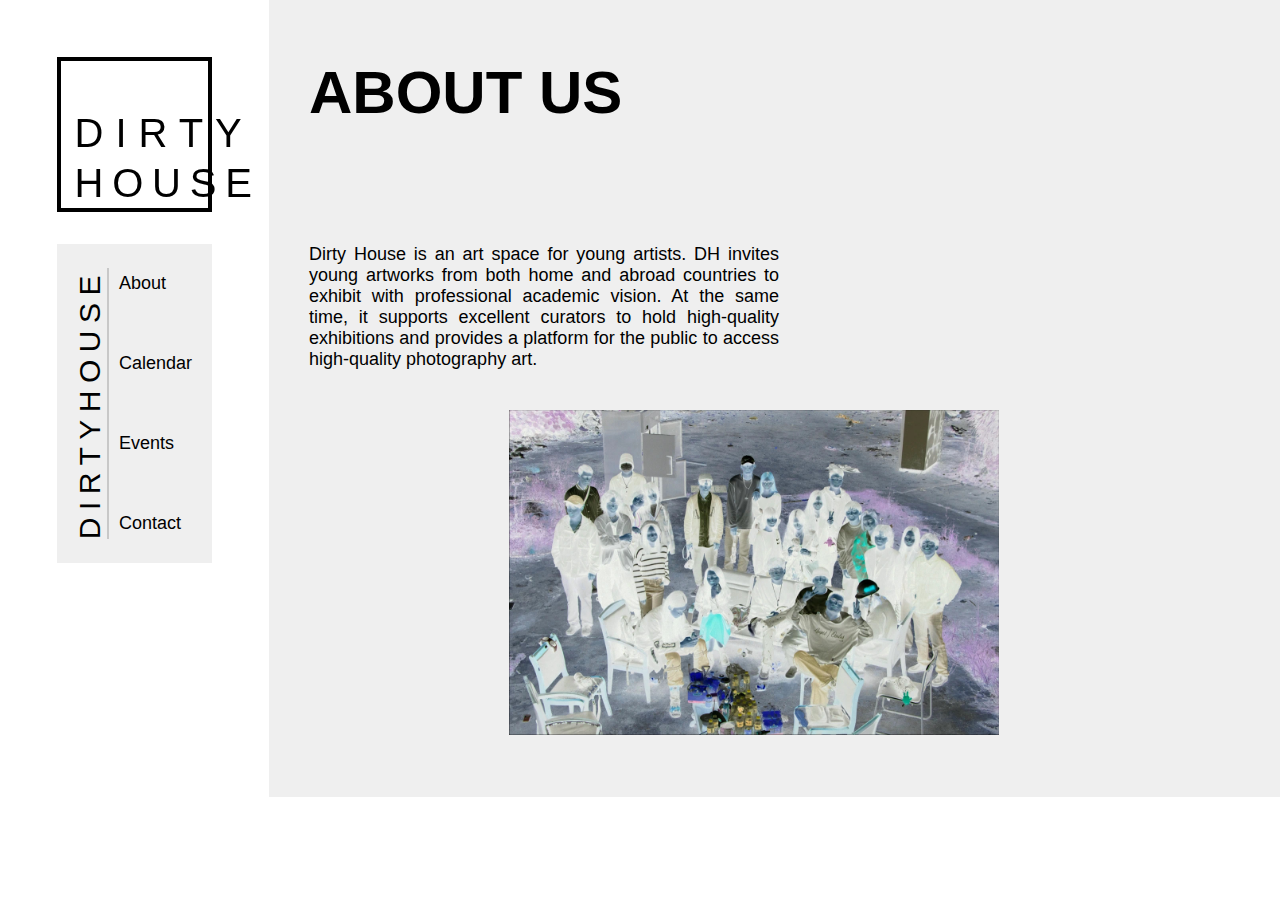
<file: about.html>
<!DOCTYPE html>
<html lang="en">

<head>
  <meta charset="UTF-8">
  <meta name="viewport" content="width=device-width, initial-scale=1.0">
  <title>About</title>
  <link rel="stylesheet" href="./style.css">
</head>

<body>
  <div class="pointer"></div>
  <div class="wrapper">
    <aside class="left-aside">
      <div class="logo-box">
        <div class="logo">
          <span>DIRTY</span>
          <span>HOUSE</span>
        </div>
      </div>
      <nav class="aside-nav">
        <div class="left-title">DIRTYHOUSE</div>
        <ul class="left-nav">
          <li><a href="./about.html">About</a></li>
          <li><a href="./calendar.html">Calendar</a></li>
          <li><a href="./events.html">Events</a></li>
          <li><a href="./contact.html">Contact</a></li>
        </ul>
      </nav>
      <!-- <a class="member">
        <p>Memberships</p>
        <span class="arrow"></span>
      </a> -->
    </aside>
    <main class="content">
      <h1 class="title">ABOUT US</h1>
      <p class="about">
        Dirty House is an art space for young artists. DH invites young artworks from both home and abroad countries to exhibit with professional academic vision. At the same time, it supports excellent curators to hold high-quality exhibitions and provides a platform for the public to access high-quality photography art.
      </p>
      <img class="about-img" src="./image/about.png" alt="about">
    </main>
  </div>
  <script src="./script.js"></script>
</body>

</html>
</file>
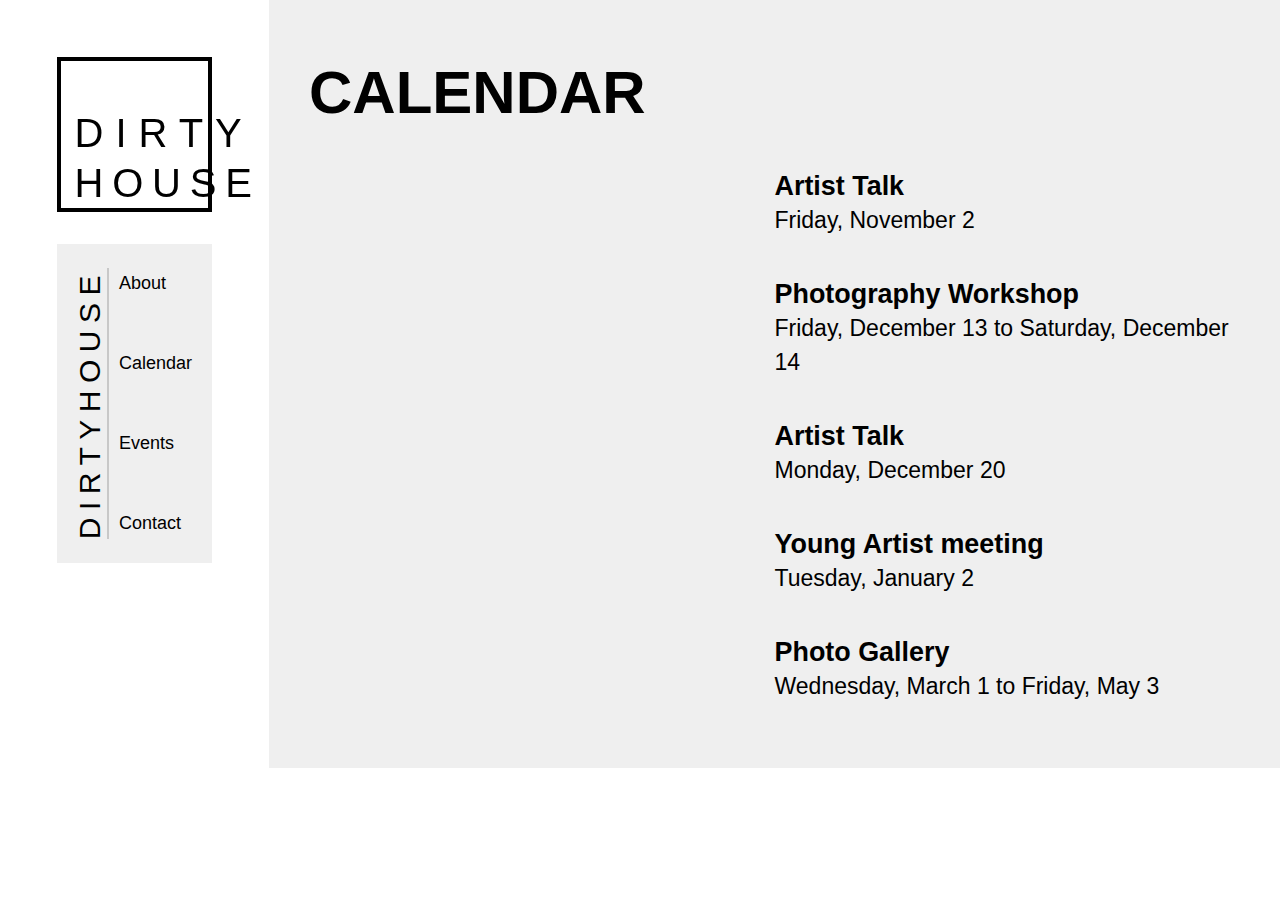
<file: calendar.html>
<!DOCTYPE html>
<html lang="en">

<head>
  <meta charset="UTF-8">
  <meta name="viewport" content="width=device-width, initial-scale=1.0">
  <title>Calendar</title>
  <link rel="stylesheet" href="./style.css">
</head>

<body>
  <div class="pointer"></div>
  <div class="wrapper">
    <aside class="left-aside">
      <div class="logo-box">
        <div class="logo">
          <span>DIRTY</span>
          <span>HOUSE</span>
        </div>
      </div>
      <nav class="aside-nav">
        <div class="left-title">DIRTYHOUSE</div>
        <ul class="left-nav">
          <li><a href="./about.html">About</a></li>
          <li><a href="./calendar.html">Calendar</a></li>
          <li><a href="./events.html">Events</a></li>
          <li><a href="./contact.html">Contact</a></li>
        </ul>
      </nav>
    </aside>
    <main class="content">
      <h1 class="title">CALENDAR</h1>
      <div class="activities">
        <div class="act-group">
          <h3>Artist Talk</h3>
          <p>Friday, November 2</p>
        </div>
        <div class="act-group">
          <h3>Photography Workshop</h3>
          <p>Friday, December 13 to Saturday, December 14</p>
        </div>
        <div class="act-group">
          <h3>Artist Talk</h3>
          <p>Monday, December 20</p>
        </div>
        <div class="act-group">
          <h3>Young Artist meeting</h3>
          <p>Tuesday, January 2</p>
        </div>
        <div class="act-group">
          <h3>Photo Gallery</h3>
          <p>Wednesday, March 1 to Friday, May 3</p>
        </div>
      </div>
    </main>
  </div>
  <script src="./script.js"></script>
</body>

</html>
</file>
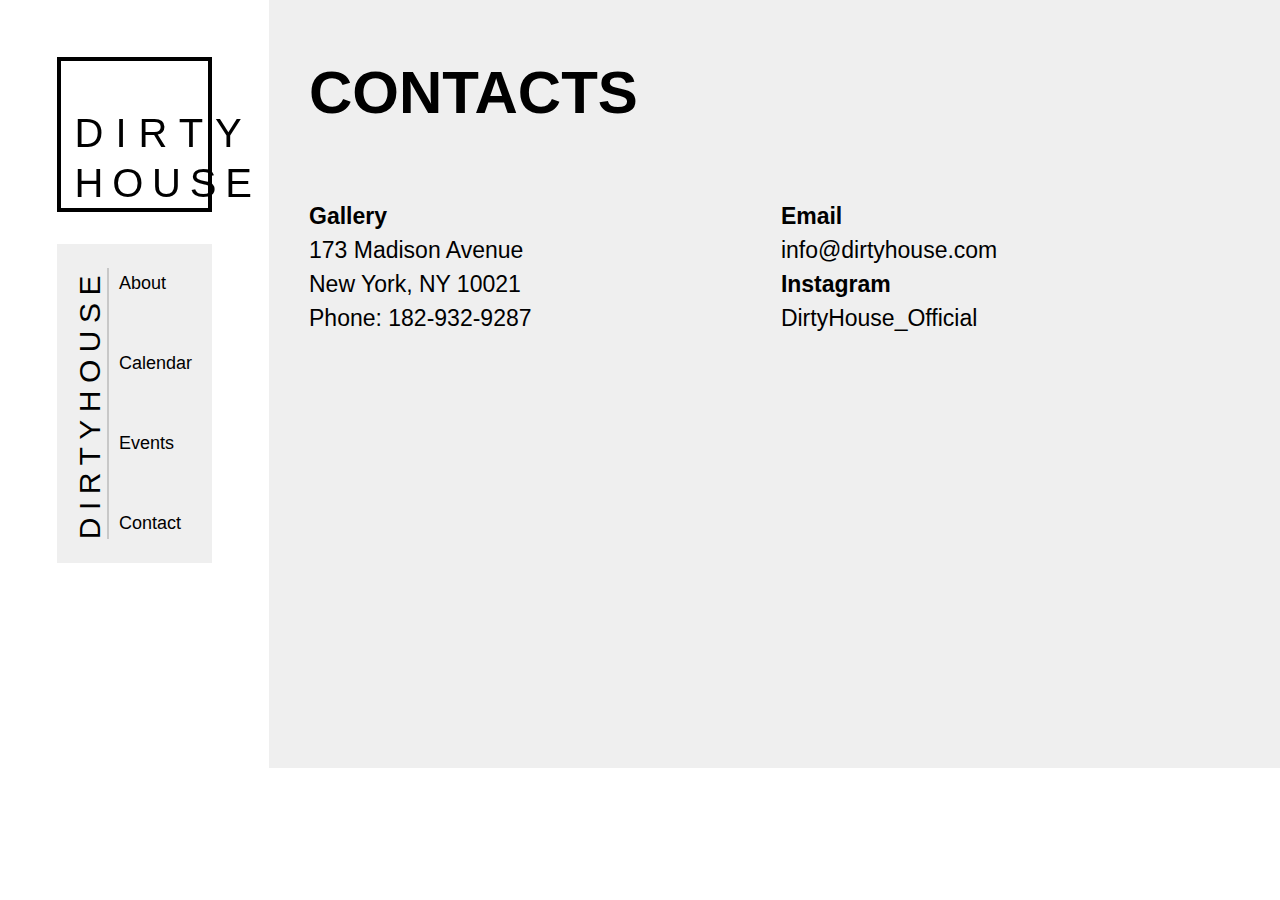
<file: contact.html>
<!DOCTYPE html>
<html lang="en">

<head>
  <meta charset="UTF-8">
  <meta name="viewport" content="width=device-width, initial-scale=1.0">
  <title>Contact</title>
  <link rel="stylesheet" href="./style.css">
</head>

<body>
  <div class="pointer"></div>
  <div class="wrapper">
    <aside class="left-aside">
      <div class="logo-box">
        <div class="logo">
          <span>DIRTY</span>
          <span>HOUSE</span>
        </div>
      </div>
      <nav class="aside-nav">
        <div class="left-title">DIRTYHOUSE</div>
        <ul class="left-nav">
          <li><a href="./about.html">About</a></li>
          <li><a href="./calendar.html">Calendar</a></li>
          <li><a href="./events.html">Events</a></li>
          <li><a href="./contact.html">Contact</a></li>
        </ul>
      </nav>
    </aside>
    <main class="content">
      <h1 class="title">CONTACTS</h1>
      <div class="contact-box">
        <div class="left">
          <p class="fw">Gallery</p>
          <p>173 Madison Avenue</p>
          <p>New York, NY 10021</p>
          <p>Phone: 182-932-9287</p>
        </div>
        <div class="right">
          <p class="fw">Email</p>
          <p>info@dirtyhouse.com</p>
          <p class="fw">Instagram</p>
          <p>DirtyHouse_Official</p>
        </div>
      </div>
    </main>
  </div>
  <script src="./script.js"></script>
</body>

</html>
</file>
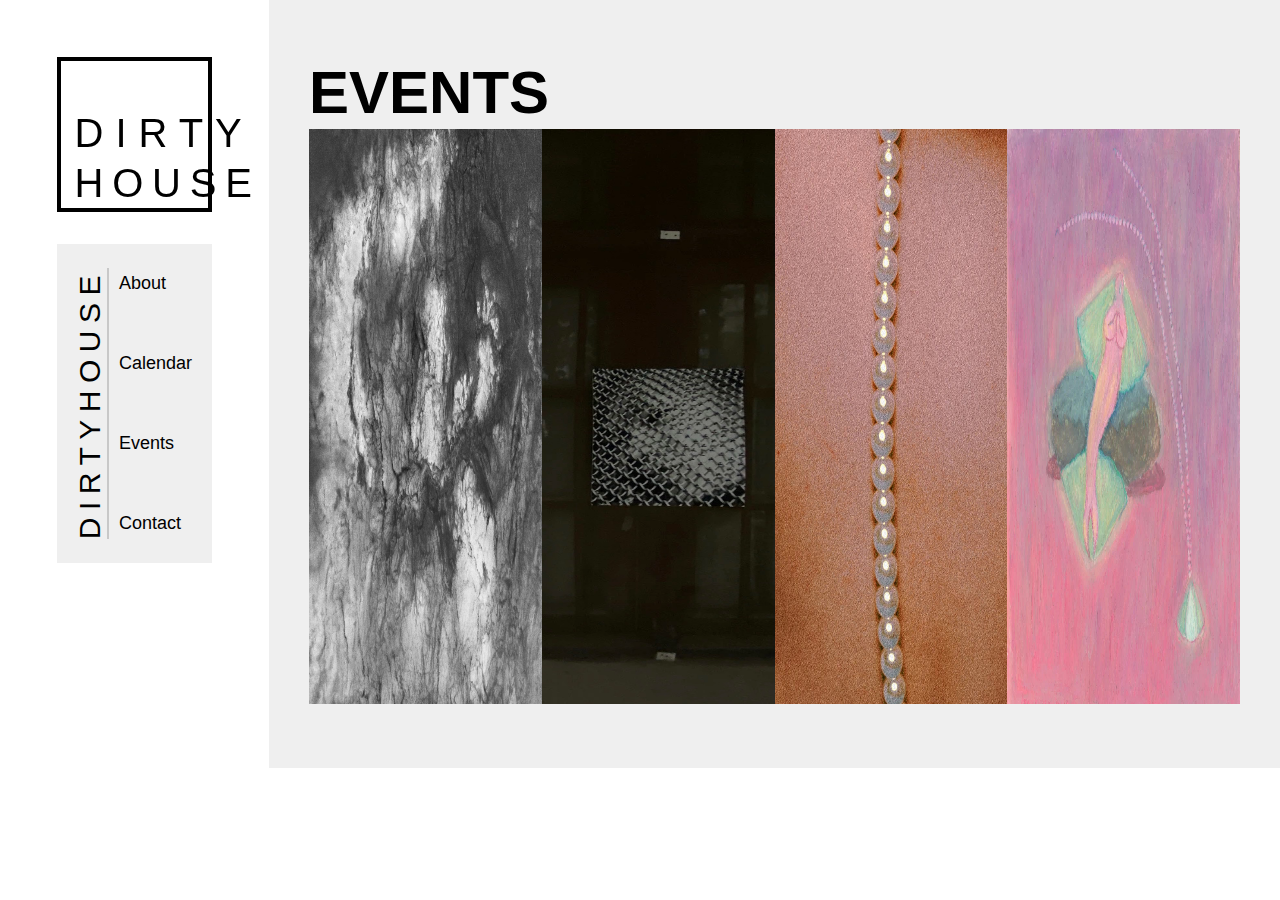
<file: events.html>
<!DOCTYPE html>
<html lang="en">

<head>
  <meta charset="UTF-8">
  <meta name="viewport" content="width=device-width, initial-scale=1.0">
  <title>Events</title>
  <link rel="stylesheet" href="./style.css">
</head>

<body>
  <div class="pointer"></div>
  <div class="wrapper">
    <aside class="left-aside">
      <div class="logo-box">
        <div class="logo">
          <span>DIRTY</span>
          <span>HOUSE</span>
        </div>
      </div>
      <nav class="aside-nav">
        <div class="left-title">DIRTYHOUSE</div>
        <ul class="left-nav">
          <li><a href="./about.html">About</a></li>
          <li><a href="./calendar.html">Calendar</a></li>
          <li><a href="./events.html">Events</a></li>
          <li><a href="./contact.html">Contact</a></li>
        </ul>
      </nav>
      <!-- <a class="member">
        <p>Memberships</p>
        <span class="arrow"></span>
      </a> -->
    </aside>
    <main class="content">
      <h1 class="title">EVENTS</h1>
      <div class="imgs">
        <a class="img-box" href="./more/event1.html" target="_blank">
          <img src="./image/events-1-1.jpg" alt="">
          <div class="img-text text1">
            <h2>Phobia</h2>
            <p>March 3rd to May 5th, <br> 2019</p>
          </div>
        </a>
        <a class="img-box" href="./more/event2.html" target="_blank">
          <img src="./image/events-1-2.jpg" alt="">
          <div class="img-text text2">
            <h2>Gate of Art</h2>
            <p>June 15th to July 29th, <br>2019</p>
          </div>
        </a>
        <a class="img-box" href="./more/event3.html" target="_blank">
          <img src="./image/events-1-3.jpg" alt="">
          <div class="img-text text3">
            <h2>Girls:2020</h2>
            <p>Dec 1st 2020 to Jan 3rd 2021</p>
          </div>
        </a>
        <a class="img-box" href="./more/event4.html" target="_blank">
          <img src="./image/events-1-4.jpg" alt="">
          <div class="img-text twxt4">
            <h2>Poetry</h2>
            <p>Feb 1st to May 3rd, <br>2021</p>
          </div>
        </div>
      </a>
    </main>
  </div>

  <script src="./script.js"></script>
</body>

</html>
</file>
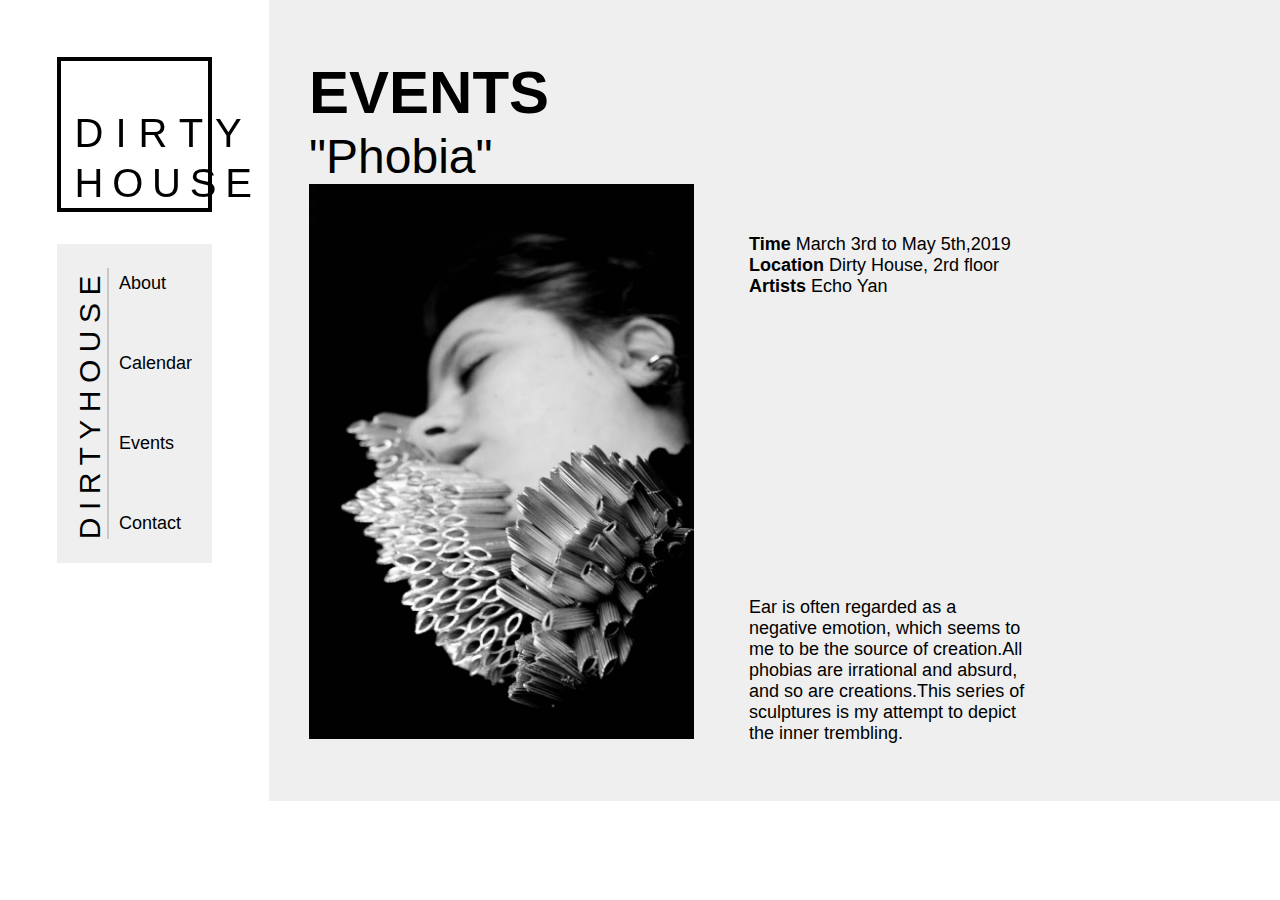
<file: more/event1.html>
<!DOCTYPE html>
<html lang="en">

<head>
  <meta charset="UTF-8">
  <meta name="viewport" content="width=device-width, initial-scale=1.0">
  <title>Events-Phobia</title>
  <link rel="stylesheet" href="../style.css">
</head>

<body>
  <div class="pointer"></div>
  <div class="wrapper">
    <aside class="left-aside">
      <div class="logo-box">
        <div class="logo">
          <span>DIRTY</span>
          <span>HOUSE</span>
        </div>
      </div>
      <nav class="aside-nav">
        <div class="left-title">DIRTYHOUSE</div>
        <ul class="left-nav">
          <li><a href="../about.html">About</a></li>
          <li><a href="../calendar.html">Calendar</a></li>
          <li><a href="../events.html">Events</a></li>
          <li><a href="../contact.html">Contact</a></li>
        </ul>
      </nav>
    </aside>
    <main class="content">
      <h1 class="title">EVENTS</h1>
      <h1 class="subtitle">"Phobia"</h1>
      <div class="event-box">
        <div class="event-left">
          <img src="../image/event1.jpg" alt="">
        </div>
        <div class="event-right">
          <div class="event-right-top">
            <p><span class="fw">Time</span> March 3rd to May 5th,2019</p>
            <p><span class="fw">Location</span> Dirty House, 2rd floor</p>
            <p><span class="fw">Artists</span> Echo Yan</p>
          </div>
          <div class="event-right-bottom">
            <p>Ear is often regarded as a negative emotion, which seems to me to be the source of creation.All phobias are irrational and absurd, and so are creations.This series of sculptures is my attempt to depict the inner trembling.</p>
          </div>
        </div>
      </div>
    </main>
  </div>
  <script src="../script.js"></script>
</body>

</html>
</file>
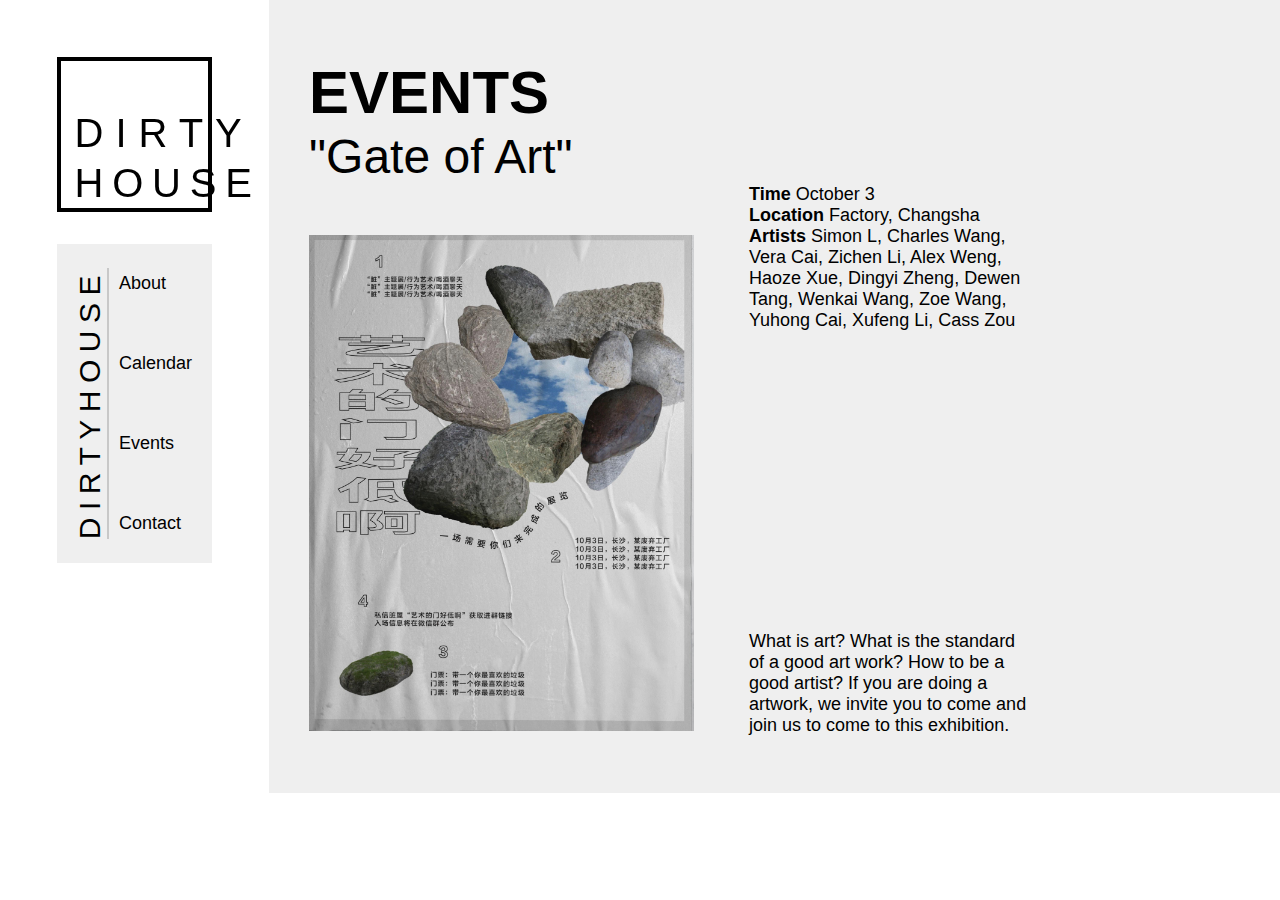
<file: more/event2.html>
<!DOCTYPE html>
<html lang="en">

<head>
  <meta charset="UTF-8">
  <meta name="viewport" content="width=device-width, initial-scale=1.0">
  <title>Events-Gate of Art</title>
  <link rel="stylesheet" href="../style.css">
</head>

<body>
  <div class="pointer"></div>
  <div class="wrapper">
    <aside class="left-aside">
      <div class="logo-box">
        <div class="logo">
          <span>DIRTY</span>
          <span>HOUSE</span>
        </div>
      </div>
      <nav class="aside-nav">
        <div class="left-title">DIRTYHOUSE</div>
        <ul class="left-nav">
          <li><a href="../about.html">About</a></li>
          <li><a href="../calendar.html">Calendar</a></li>
          <li><a href="../events.html">Events</a></li>
          <li><a href="../contact.html">Contact</a></li>
        </ul>
      </nav>
    </aside>
    <main class="content">
      <h1 class="title">EVENTS</h1>
      <h1 class="subtitle">"Gate of Art"</h1>
      <div class="event-box">
        <div class="event-left">
          <img src="../image/event2.jpg" alt="">
        </div>
        <div class="event-right">
          <div class="event-right-top">
            <p><span class="fw">Time</span> October 3</p>
            <p><span class="fw">Location</span> Factory, Changsha</p>
            <p><span class="fw">Artists</span> Simon L, Charles Wang, Vera Cai, Zichen Li, Alex Weng, Haoze Xue, Dingyi Zheng, Dewen Tang, Wenkai Wang, Zoe Wang, Yuhong Cai, Xufeng Li, Cass Zou</p>
          </div>
          <div class="event-right-bottom">
            <p>What is art?  What is the standard of a good art work?
              How to be a good artist? If you are doing a artwork, we invite you to come and join us to come to this exhibition.</p>
          </div>
        </div>
      </div>
    </main>
  </div>
  <script src="../script.js"></script>
</body>

</html>
</file>
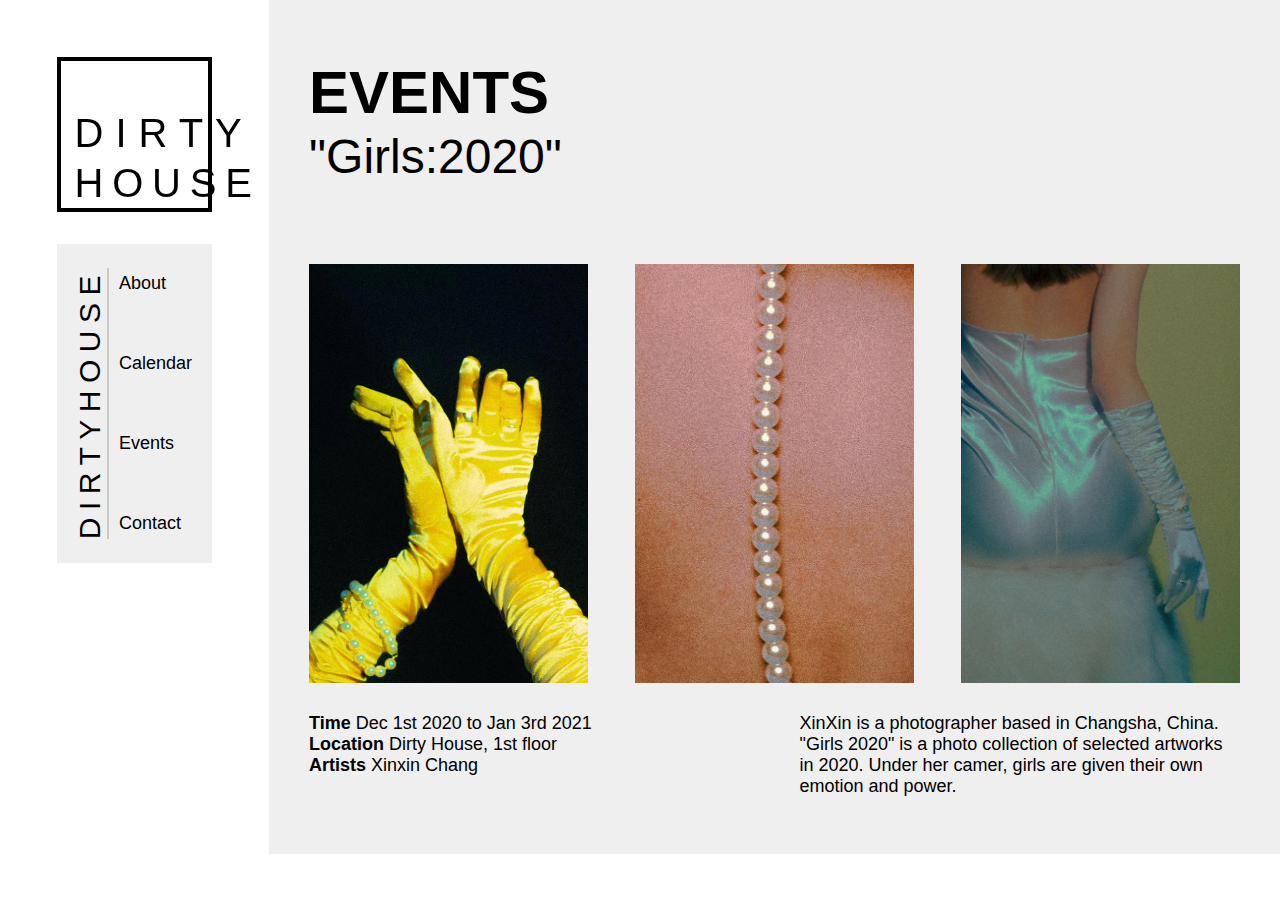
<file: more/event3.html>
<!DOCTYPE html>
<html lang="en">

<head>
  <meta charset="UTF-8">
  <meta name="viewport" content="width=device-width, initial-scale=1.0">
  <title>Events-Girls:2020</title>
  <link rel="stylesheet" href="../style.css">
</head>

<body>
  <div class="pointer"></div>
  <div class="wrapper">
    <aside class="left-aside">
      <div class="logo-box">
        <div class="logo">
          <span>DIRTY</span>
          <span>HOUSE</span>
        </div>
      </div>
      <nav class="aside-nav">
        <div class="left-title">DIRTYHOUSE</div>
        <ul class="left-nav">
          <li><a href="../about.html">About</a></li>
          <li><a href="../calendar.html">Calendar</a></li>
          <li><a href="../events.html">Events</a></li>
          <li><a href="../contact.html">Contact</a></li>
        </ul>
      </nav>
    </aside>
    <main class="content">
      <h1 class="title">EVENTS</h1>
      <h1 class="subtitle">"Girls:2020"</h1>
      <div class="event-box">
        <div class="event-img">
          <img src="../image/event3-1.jpg" alt="">
          <img src="../image/event3-2.jpg" alt="">
          <img src="../image/event3-3.jpg" alt="">
        </div>
        <div class="event-bottom">
          <div class="event-bottom-left">
            <p><span class="fw">Time</span> Dec 1st 2020 to Jan 3rd 2021</p>
            <p><span class="fw">Location</span> Dirty House, 1st floor</p>
            <p><span class="fw">Artists</span> Xinxin Chang</p>
          </div>
          <div class="event-bottom-right">
            XinXin is a photographer based in Changsha, China. "Girls 2020" is a photo collection of selected artworks
            in
            2020. Under her camer, girls are given their own emotion and power.
          </div>
        </div>
      </div>
    </main>
  </div>
  <script src="../script.js"></script>
</body>

</html>
</file>
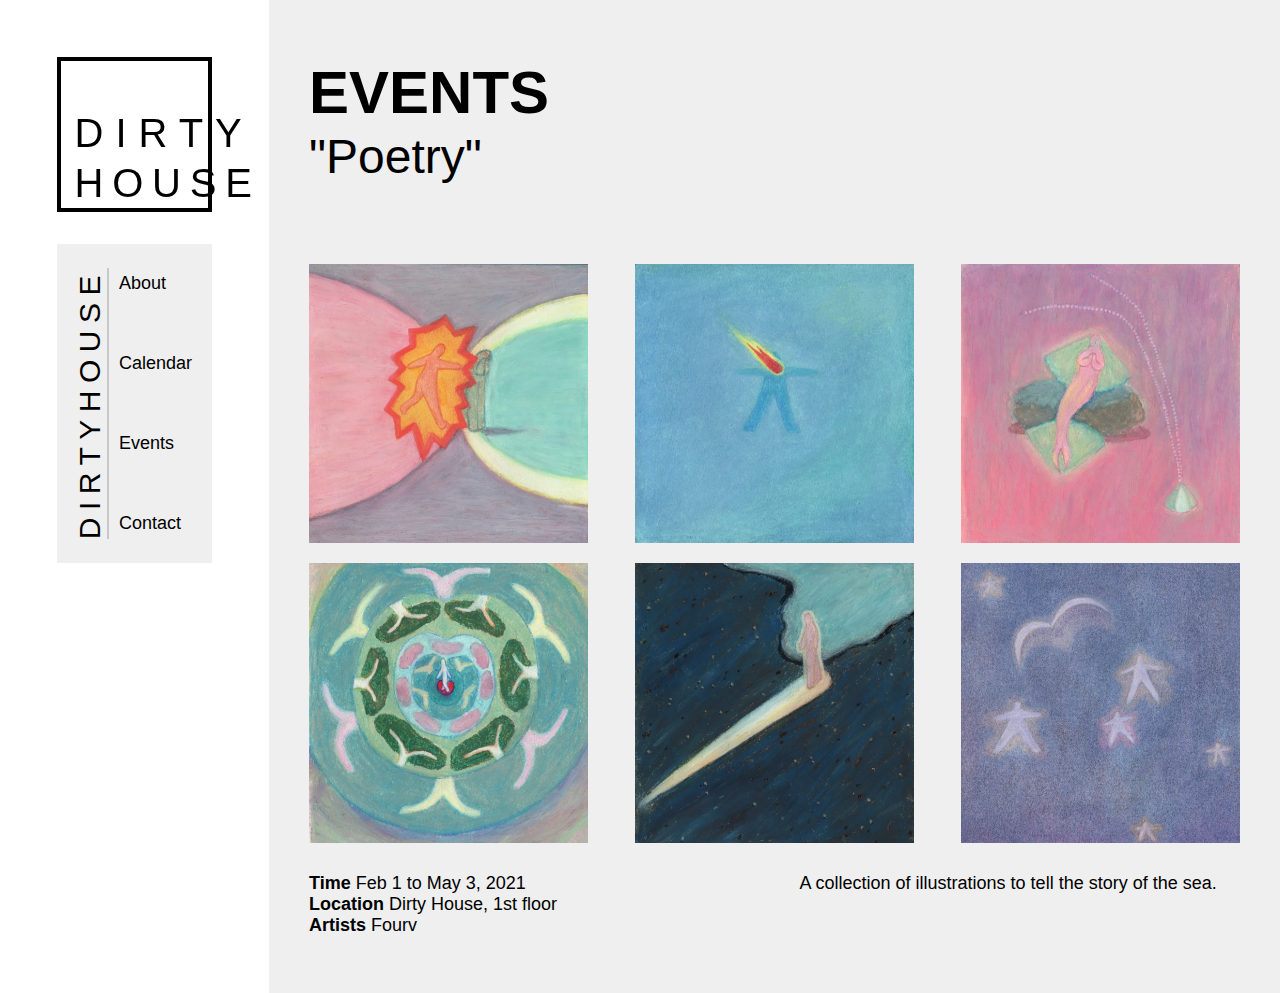
<file: more/event4.html>
<!DOCTYPE html>
<html lang="en">

<head>
  <meta charset="UTF-8">
  <meta name="viewport" content="width=device-width, initial-scale=1.0">
  <title>Events-Poetry</title>
  <link rel="stylesheet" href="../style.css">
</head>

<body>
  <div class="pointer"></div>
  <div class="wrapper">
    <aside class="left-aside">
      <div class="logo-box">
        <div class="logo">
          <span>DIRTY</span>
          <span>HOUSE</span>
        </div>
      </div>
      <nav class="aside-nav">
        <div class="left-title">DIRTYHOUSE</div>
        <ul class="left-nav">
          <li><a href="../about.html">About</a></li>
          <li><a href="../calendar.html">Calendar</a></li>
          <li><a href="../events.html">Events</a></li>
          <li><a href="../contact.html">Contact</a></li>
        </ul>
      </nav>
    </aside>
    <main class="content">
      <h1 class="title">EVENTS</h1>
      <h1 class="subtitle">"Poetry"</h1>
      <div class="event-box">
        <div class="event-img">
          <img src="../image/event4-1.jpg" alt="">
          <img src="../image/event4-2.jpg" alt="">
          <img src="../image/event4-3.jpg" alt="">
          <img src="../image/event4-4.jpg" alt="">
          <img src="../image/event4-5.jpg" alt="">
          <img src="../image/event4-6.jpg" alt="">
        </div>
        <div class="event-bottom">
          <div class="event-bottom-left">
            <p><span class="fw">Time</span> Feb 1 to May 3, 2021</p>
            <p><span class="fw">Location</span> Dirty House, 1st floor</p>
            <p><span class="fw">Artists</span> Fourv</p>
          </div>
          <div class="event-bottom-right">
            A collection of illustrations to tell the story of the sea.
          </div>
        </div>
      </div>
    </main>
  </div>
  <script src="../script.js"></script>
</body>

</html>
</file>
<file: style.css>
* {
  margin: 0;
  padding: 0;
  box-sizing: border-box;
  position: relative;
}

a {
  text-decoration: none;
  color: #000;
}

*:hover {
  cursor: none;
}

a:hover {
  color: red;
}

li {
  list-style: none;
}

html {
  font-size: 18px;
  font-family: Calibre, 'Gill Sans', 'Gill Sans MT', 'Trebuchet MS', sans-serif;
  font-weight: normal;
  cursor: none;
}

.pointer {
  position: absolute;
  left: -100px;
  top: -100px;
  width: 20px;
  height: 20px;
  border-radius: 100%;
  background-color: rgba(255, 0, 0, 0.8);
  box-shadow: 0 0 5px 3px pink;
  z-index: 50;
  pointer-events: none;
  transition: transform 0.5s linear;
}

.pointer.active {
  transform: scale(3);
  background-color: rgba(0, 0, 255, 0.5);
  box-shadow: 0 0 5px 3px #abcdef;
}

video {
  position: fixed;
  right: 0px;
  bottom: 0px;
  min-width: 100vw;
  min-height: 100vh;
  height: auto;
  width: auto;
  z-index: -100
}

source {
  min-width: 100vw;
  min-height: 100vh;
  height: auto;
  width: auto;
}


html,
body {
  width: 100%;
  height: 100%;
}

body {
  min-width: 1024px;
  width: 100%;
  height: 100%;
  margin: 0 auto;
}

.container {
  width: 100%;
  height: 100%;
  padding: 57px;
}

.fw {
  font-weight: 600;
}

h1 {
  font-weight: bold;
}

.logo span {
  font-family: DIN Condensed, sans-serif;
}

/* ============================================================= */
/* index start */
header.top-header {
  width: 100%;
  height: 18px;
}

header nav {
  width: 100%;
  height: 100%;
  line-height: 18px;
  display: flex;
  justify-content: space-between;
}

main {
  width: 100%;
  height: 100%;
  position: relative;
}

main .logo-box {
  position: absolute;
  top: 50%;
  left: 50%;
  transform: translate(-50%, -50%);
  width: 115px;
  height: 115px;
  border: 4px solid #000;
}

main .logo-box .logo {
  width: 90px;
  height: 66px;
  position: absolute;
  left: 50%;
  bottom: 0;
  transform: translateX(-50%);
  display: flex;
  flex-direction: column;
  align-items: center;
}

main .logo-box .logo span {
  display: inline-block;
  width: 100%;
  font-size: 30px;
  line-height: 36px;
}

main .logo-box .logo span:first-child {
  letter-spacing: 9px;
}

main .logo-box .logo span:last-child {
  letter-spacing: 6.8px;
}

main .index-title {
  position: absolute;
  top: 25%;
  left: 50%;
  transform: translate(-50%, -50%);
  text-align: center;
  font-size: 60px;
}

/* index end */

/* =================================================== */
/* about start */
.wrapper {
  position: relative;
  overflow: hidden;
  z-index: 1;
}

aside.left-aside {
  position: fixed;
  left: 0;
  top: 0;
  width: 155px;
  height: 100%;
  margin: 57px;
  z-index: 50;
}

.left-aside .logo-box {
  width: 155px;
  height: 155px;
  border: 4px solid #000;
}

.left-aside .logo-box .logo {
  width: 120px;
  height: 100px;
  position: absolute;
  left: 50%;
  bottom: 0;
  transform: translateX(-50%);
  display: flex;
  flex-direction: column;
  align-items: center;
  justify-content: center;
}

.left-aside .logo-box .logo span {
  display: inline-block;
  width: 100%;
  font-size: 40px;
  line-height: 50px;
  font-weight: 540;
}

.left-aside .logo-box .logo span:first-child {
  letter-spacing: 12px;
}

.left-aside .logo-box .logo span:last-child {
  letter-spacing: 8.8px;
}

.left-aside .aside-nav {
  display: flex;
  width: 100%;
  margin-top: 32px;
  padding: 24px 16px;
  background-color: rgb(239, 239, 239);
}

.aside-nav .left-title {
  font-size: 30px;
  letter-spacing: 0.25em;
  font-weight: 450;
  transform: rotate(180deg);
  writing-mode: vertical-lr;
  -webkit-writing-mode: vertical-lr;
}

.aside-nav .left-nav {
  padding-top: 5px;
  padding-bottom: 5px;
  padding-left: 10px;
  border-left: 2px solid rgb(200, 200, 200);
  display: flex;
  flex-direction: column;
  justify-content: space-between;
  /* font-size: 18px; */
  /* font-weight: 700; */
}

.left-aside a.member {
  text-align: center;
  display: inline-block;
  width: 100%;
  height: 40px;
  line-height: 40px;
  /* font-size: 14px; */
  /* font-weight: 700; */
  background-color: rgb(54, 54, 54);
  color: #fff;
}

.left-aside a.member span.arrow {
  position: absolute;
  right: 10px;
  top: 50%;
  width: 10px;
  height: 10px;
  border-top: 3px solid #ffffff;
  border-right: 3px solid #ffffff;
  border-radius: 1.5px;
  transform: rotate(45deg) translateY(-50%);
}

main.content {
  width: calc(100% - 269px);
  min-height: 768px;
  padding: 57px 40px;
  background-color: rgb(239, 239, 239);
  margin-left: 269px;
  margin-right: 57px;
  overflow: hidden;
}

.content .title {
  font-size: 60px;
  line-height: 72px;
  font-weight: bold;
}

.content p.about {
  text-align: justify;
  width: 470px;
  margin-top: 115px;
}

.content>img {
  margin-top: 40px;
  width: 490px;
  height: 325px;
}

/* about end */


/* ==================================================== */
/* events start */
.content .imgs {
  width: 100%;
  height: 575px;
  display: flex;
}

.imgs .img-box {
  flex: 1;
  max-width: 25%;
}

.imgs .img-box img {
  width: 100%;
  height: 100%;
}

.imgs .img-box .img-text {
  position: absolute;
  bottom: 0;
  left: 0;
  width: 100%;
  padding: 10px;
  opacity: 0;
  transition: all 1s linear;
}

.imgs .img-box .img-text h2 {
  font-size: 29px;
  line-height: 35px;
  display: inline-block;
  background-color: rgba(255, 255, 255, 0.5);
}

.imgs .img-box .img-text p {
  font-size: 23px;
  line-height: 27px;
  margin-top: 25px;
}

.imgs .img-box .text2 p {
  color: #fff;
}

.imgs .img-box .text2 {
  top: 0;
  left: 0;
}

.imgs .img-box .text3 {
  top: 50%;
  left: 50%;
  transform: translate(-50%, -16%);
}

.imgs a.img-box:hover .img-text {
  opacity: 1;
  color: #000;
}
/* events end */


/* ========================================================== */
/* contact start */
.contact-box {
  width: 100%;
  margin-top: 70px;
  font-size: 23px;
  line-height: 34px;
}

.contact-box .left {
  display: inline-block;
  width: 50%;
}
.contact-box .right {
  display: inline-block;
  width: auto;
}

.contact-img {
  margin-top: 20px;
  width: 100%;
  height: 405px;
}

/* contact end */



/* ============================================================= */
/* calendar start */
.activities {
  width: 100%;
  padding-left: 50%;
}
.activities .act-group {
  margin-top: 40px;
  font-size: 23px;
  line-height: 34px;
}
/* calendar end */

/* ================================================================= */
/* event1 start */
h1.subtitle {
  font-size: 48px;
  font-weight: 500;
}
.event-box {
  width: 100%;
  height: 100%;
}
.event-box .event-left {
  display: inline-block;
  width: 385px;
  margin-right: 50px;
  /* height: 100%; */
}
.event-box .event-left img {
  width: 385px;
}
.event-box .event-right {
  display: inline-block;
  width: 30%;
  height: 100%;
}
.event-box .event-right .event-right-bottom {
  margin-top: 300px;
}
/* event1 end */


/* event3 */
.event-img {
  margin-top: 60px;
  width: 100%;
  display: flex;
  justify-content: space-between;
  flex-wrap: wrap;
}
.event-img img {
  width: 30%;
  margin-top: 20px;
  /* height: 500px; */
}
.event-bottom {
  margin-top: 30px;
  display: flex;
}
.event-bottom-left {
  margin-right: 50px;
  width: 500px;
}
.event-bottom-right {
  width: 500px;
}
/* event3 end */

img.about-img {
  margin-left: 200px;
}
</file>
